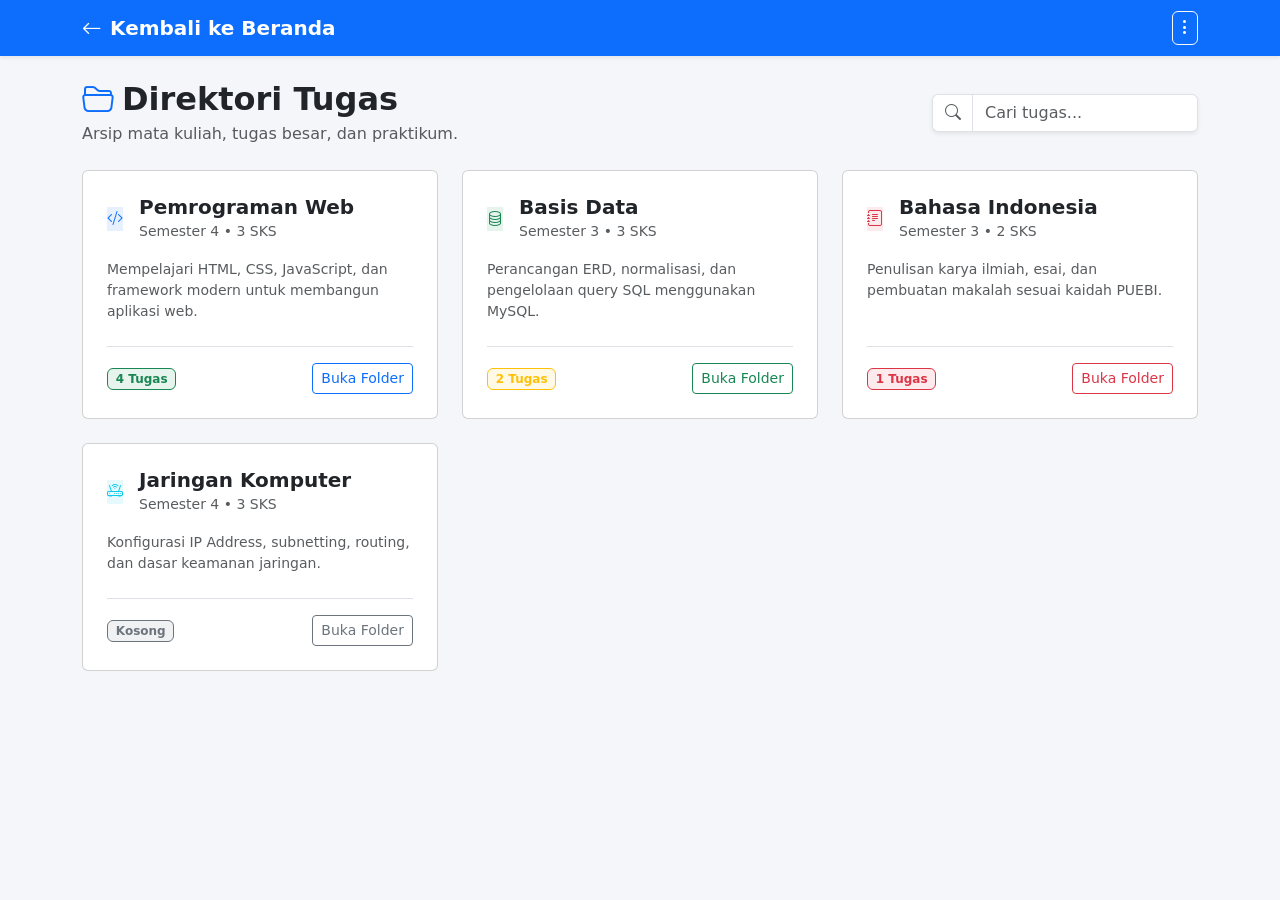
<file: directory/index.html>
<!doctype html>
<html lang="id">
  <head>
    <meta charset="UTF-8" />
    <meta name="viewport" content="width=device-width, initial-scale=1.0" />
    <title>Direktori Tugas - PamungkasHub</title>

    <!-- Bootstrap 5 CSS -->
    <link
      href="https://cdn.jsdelivr.net/npm/bootstrap@5.3.2/dist/css/bootstrap.min.css"
      rel="stylesheet"
    />
    <!-- Bootstrap Icons -->
    <link
      rel="stylesheet"
      href="https://cdn.jsdelivr.net/npm/bootstrap-icons@1.11.3/font/bootstrap-icons.min.css"
    />

    <!-- link style custom -->
    <link rel="stylesheet" href="directory.css" />

    <style>
      body {
        background-color: #f4f6f9;
      }

      .list-group-item {
        transition:
          background-color 0.2s ease,
          transform 0.2s ease;
      }
      .list-group-item:hover {
        background-color: #f8f9fa;
        transform: translateX(5px);
      }
      .file-icon {
        font-size: 1.5rem;
      }
    </style>
  </head>
  <body>
    <!-- Navbar -->
    <nav class="navbar navbar-expand-lg navbar-dark bg-primary mb-4 shadow-sm">
      <div class="container">
        <!-- Tombol Kembali (Sesuaikan path-nya dengan struktur foldermu) -->
        <a class="navbar-brand fw-bold" href="../../index.html">
          <i class="bi bi-arrow-left me-2"></i>Kembali ke Beranda
        </a>

        <button
          type="button"
          class="btn btn-outline-light p-1 shadow-none"
          data-bs-toggle="popover"
          data-bs-placement="bottom"
          data-bs-custom-class="custom-popover"
          data-bs-title="Menu Cepat"
          data-bs-html="true"
          data-bs-content="
    <ul class='list-unstyled mb-0'>
      <li><a href='cv/index.html' class='text-decoration-none d-block py-1'>CV & Transkrip</a></li>
      <li><a href='#' class='text-decoration-none d-block py-1'>Pengaturan</a></li>
    </ul>
  "
        >
          <i class="bi bi-three-dots-vertical"></i>
        </button>
      </div>
    </nav>

    <!-- Konten Utama -->
    <main class="container">
      <div
        class="d-flex justify-content-between align-items-center mb-4 flex-column flex-md-row gap-3 align-items-md-center"
      >
        <div>
          <h2 class="fw-bold mb-1">
            <i class="bi bi-folder2-open text-primary me-2"></i>Direktori Tugas
          </h2>
          <p class="text-muted mb-0">
            Arsip mata kuliah, tugas besar, dan praktikum.
          </p>
        </div>
        <div
          class="mt-3 mt-md-0 d-flex justify-content-center justify-content-md-end"
        >
          <div
            class="input-group shadow-sm rounded"
            style="max-width: 350px; width: 100%"
          >
            <span class="input-group-text bg-white border-end-0">
              <i class="bi bi-search text-muted"></i>
            </span>
            <input
              type="search"
              class="form-control"
              placeholder="Cari tugas..."
              aria-label="Search"
              id="searchInput"
            />
          </div>
        </div>
      </div>

      <!-- Grid Mata Kuliah -->
      <div class="row g-4 mb-5">
        <!-- Mata Kuliah 1: Pemrograman Web -->
        <div class="col-12 col-md-6 col-lg-4">
          <div class="card card-matkul h-100 bg-white">
            <div class="card-body p-4 d-flex flex-column">
              <div class="d-flex align-items-center mb-3">
                <div
                  class="icon-matkul bg-primary bg-opacity-10 text-primary me-3"
                >
                  <i class="bi bi-code-slash"></i>
                </div>
                <div>
                  <h5 class="fw-bold mb-0 text-dark">Pemrograman Web</h5>
                  <small class="text-muted">Semester 4 • 3 SKS</small>
                </div>
              </div>
              <p class="text-muted small mb-4 flex-grow-1">
                Mempelajari HTML, CSS, JavaScript, dan framework modern untuk
                membangun aplikasi web.
              </p>
              <div
                class="d-flex justify-content-between align-items-center mt-auto border-top pt-3"
              >
                <span
                  class="badge bg-success bg-opacity-10 text-success border border-success"
                  >4 Tugas</span
                >
                <a
                  href="#"
                  class="btn btn-sm btn-outline-primary stretched-link"
                  >Buka Folder</a
                >
              </div>
            </div>
          </div>
        </div>

        <!-- Mata Kuliah 2: Basis Data -->
        <div class="col-12 col-md-6 col-lg-4">
          <div class="card card-matkul h-100 bg-white">
            <div class="card-body p-4 d-flex flex-column">
              <div class="d-flex align-items-center mb-3">
                <div
                  class="icon-matkul bg-success bg-opacity-10 text-success me-3"
                >
                  <i class="bi bi-database"></i>
                </div>
                <div>
                  <h5 class="fw-bold mb-0 text-dark">Basis Data</h5>
                  <small class="text-muted">Semester 3 • 3 SKS</small>
                </div>
              </div>
              <p class="text-muted small mb-4 flex-grow-1">
                Perancangan ERD, normalisasi, dan pengelolaan query SQL
                menggunakan MySQL.
              </p>
              <div
                class="d-flex justify-content-between align-items-center mt-auto border-top pt-3"
              >
                <span
                  class="badge bg-warning bg-opacity-10 text-warning border border-warning"
                  >2 Tugas</span
                >
                <a
                  href="#"
                  class="btn btn-sm btn-outline-success stretched-link"
                  >Buka Folder</a
                >
              </div>
            </div>
          </div>
        </div>

        <!-- Mata Kuliah 3: Bahasa Indonesia -->
        <div class="col-12 col-md-6 col-lg-4">
          <div class="card card-matkul h-100 bg-white">
            <div class="card-body p-4 d-flex flex-column">
              <div class="d-flex align-items-center mb-3">
                <div
                  class="icon-matkul bg-danger bg-opacity-10 text-danger me-3"
                >
                  <i class="bi bi-journal-text"></i>
                </div>
                <div>
                  <h5 class="fw-bold mb-0 text-dark">Bahasa Indonesia</h5>
                  <small class="text-muted">Semester 3 • 2 SKS</small>
                </div>
              </div>
              <p class="text-muted small mb-4 flex-grow-1">
                Penulisan karya ilmiah, esai, dan pembuatan makalah sesuai
                kaidah PUEBI.
              </p>
              <div
                class="d-flex justify-content-between align-items-center mt-auto border-top pt-3"
              >
                <span
                  class="badge bg-danger bg-opacity-10 text-danger border border-danger"
                  >1 Tugas</span
                >
                <a
                  href="/directory/matakuliah/indonesia.html"
                  class="btn btn-sm btn-outline-danger stretched-link"
                  >Buka Folder</a
                >
              </div>
            </div>
          </div>
        </div>

        <!-- Mata Kuliah 4: Jaringan Komputer -->
        <div class="col-12 col-md-6 col-lg-4">
          <div class="card card-matkul h-100 bg-white">
            <div class="card-body p-4 d-flex flex-column">
              <div class="d-flex align-items-center mb-3">
                <div class="icon-matkul bg-info bg-opacity-10 text-info me-3">
                  <i class="bi bi-router"></i>
                </div>
                <div>
                  <h5 class="fw-bold mb-0 text-dark">Jaringan Komputer</h5>
                  <small class="text-muted">Semester 4 • 3 SKS</small>
                </div>
              </div>
              <p class="text-muted small mb-4 flex-grow-1">
                Konfigurasi IP Address, subnetting, routing, dan dasar keamanan
                jaringan.
              </p>
              <div
                class="d-flex justify-content-between align-items-center mt-auto border-top pt-3"
              >
                <span
                  class="badge bg-secondary bg-opacity-10 text-secondary border border-secondary"
                  >Kosong</span
                >
                <a
                  href="#"
                  class="btn btn-sm btn-outline-secondary stretched-link"
                  >Buka Folder</a
                >
              </div>
            </div>
          </div>
        </div>
      </div>
    </main>

    <!-- Bootstrap 5 JS Bundle -->
    <script src="https://cdn.jsdelivr.net/npm/bootstrap@5.3.2/dist/js/bootstrap.bundle.min.js"></script>

    <!-- Custom JS -->
    <script src="directory.js"></script>
  </body>
</html>
</file>
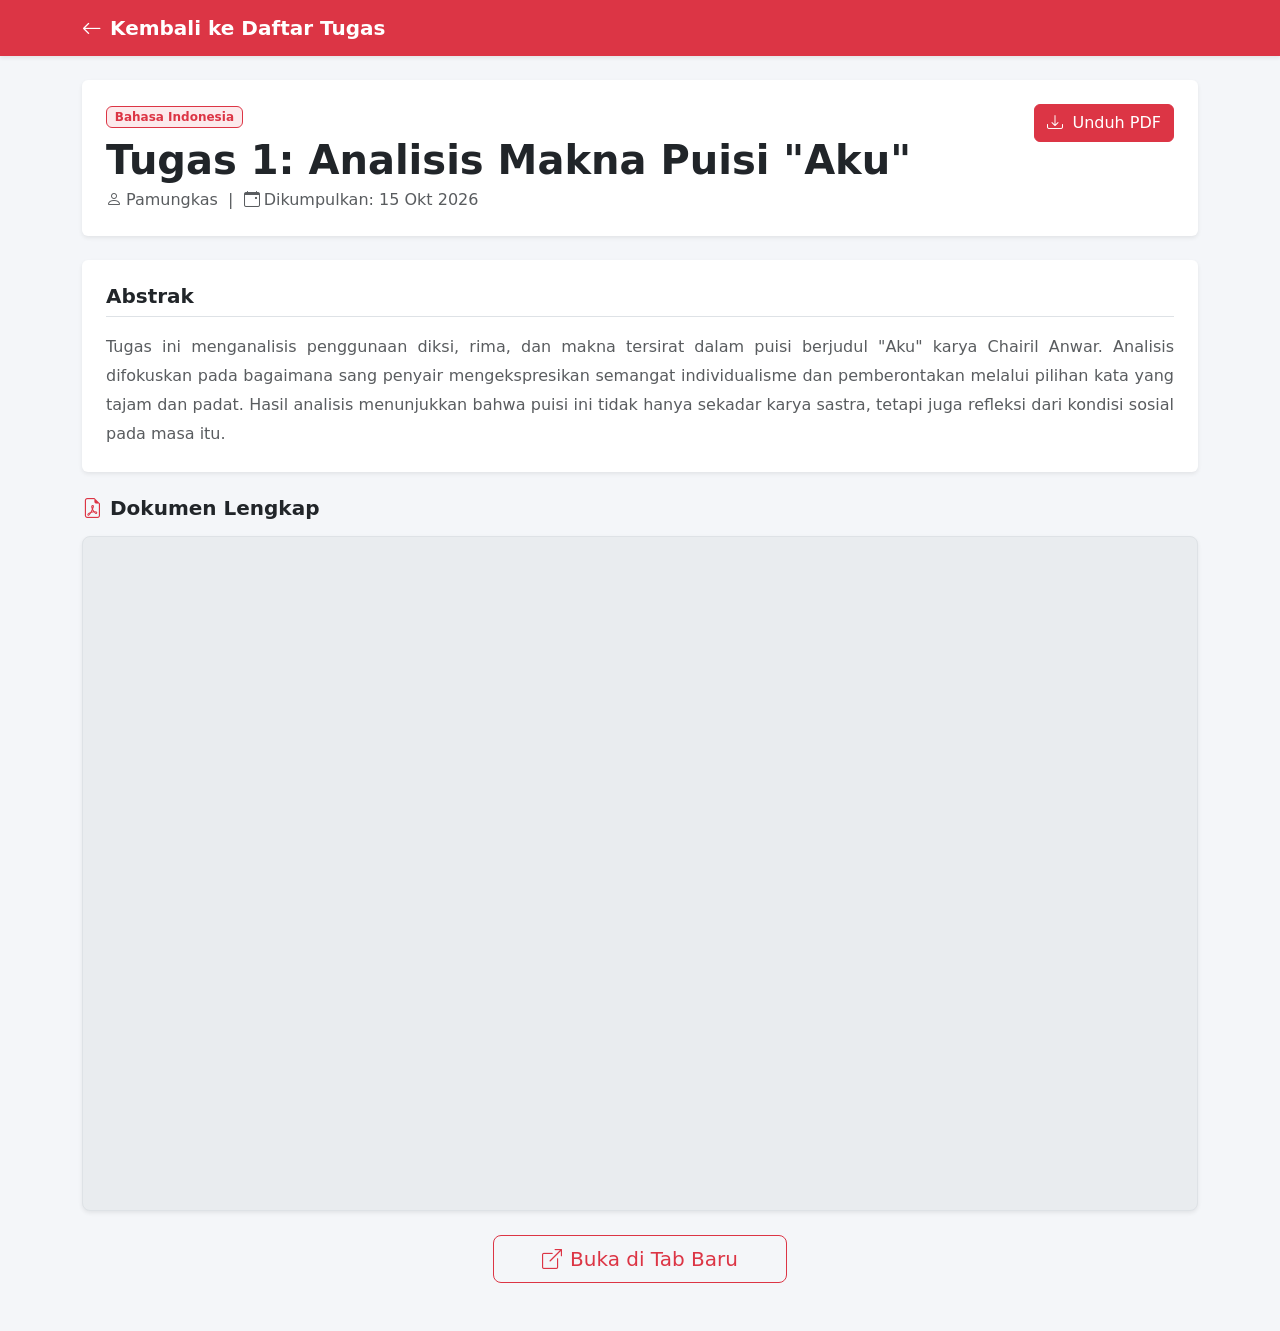
<file: directory/matakuliah/indonesia.html>
<!doctype html>
<html lang="id">
  <head>
    <meta charset="UTF-8" />
    <meta name="viewport" content="width=device-width, initial-scale=1.0" />
    <title>Analisis Puisi - Tugas Bahasa Indonesia</title>

    <!-- Bootstrap 5 CSS -->
    <link
      href="https://cdn.jsdelivr.net/npm/bootstrap@5.3.2/dist/css/bootstrap.min.css"
      rel="stylesheet"
    />
    <!-- Bootstrap Icons -->
    <link
      rel="stylesheet"
      href="https://cdn.jsdelivr.net/npm/bootstrap-icons@1.11.3/font/bootstrap-icons.min.css"
    />

    <style>
      body {
        background-color: #f4f6f9;
      }

      /* Membuat iframe PDF responsif */
      .pdf-container {
        position: relative;
        width: 100%;
        height: 75vh; /* 75% dari tinggi layar */
        border-radius: 8px;
        overflow: hidden;
        border: 1px solid #dee2e6;
        background-color: #e9ecef;
      }

      .pdf-container iframe {
        position: absolute;
        top: 0;
        left: 0;
        width: 100%;
        height: 100%;
        border: none;
      }
    </style>
  </head>
  <body>
    <!-- Navbar -->
    <nav class="navbar navbar-expand-lg navbar-dark bg-danger mb-4 shadow-sm">
      <div class="container">
        <!-- Kembali ke halaman daftar tugas -->
        <a class="navbar-brand fw-bold" href="../index.html">
          <i class="bi bi-arrow-left me-2"></i>Kembali ke Daftar Tugas
        </a>
      </div>
    </nav>

    <!-- Konten Utama -->
    <main class="container mb-5">
      <!-- Header Tugas -->
      <div class="card shadow-sm border-0 mb-4">
        <div class="card-body p-4">
          <div
            class="d-flex justify-content-between align-items-start flex-wrap gap-3"
          >
            <div>
              <span
                class="badge bg-danger bg-opacity-10 text-danger border border-danger mb-2"
                >Bahasa Indonesia</span
              >
              <h1 class="fw-bold mb-1">Tugas 1: Analisis Makna Puisi "Aku"</h1>
              <p class="text-muted mb-0">
                <i class="bi bi-person me-1"></i>Pamungkas &nbsp;|&nbsp;
                <i class="bi bi-calendar-event me-1"></i>Dikumpulkan: 15 Okt
                2026
              </p>
            </div>
            <!-- Tombol Download -->
            <a href="tugas-bindo.pdf" class="btn btn-danger" download>
              <i class="bi bi-download me-1"></i> Unduh PDF
            </a>
          </div>
        </div>
      </div>

      <!-- Abstrak / Pendahuluan -->
      <div class="card shadow-sm border-0 mb-4">
        <div class="card-body p-4">
          <h5 class="fw-bold border-bottom pb-2 mb-3">Abstrak</h5>
          <p
            class="text-muted mb-0"
            style="line-height: 1.8; text-align: justify"
          >
            Tugas ini menganalisis penggunaan diksi, rima, dan makna tersirat
            dalam puisi berjudul "Aku" karya Chairil Anwar. Analisis difokuskan
            pada bagaimana sang penyair mengekspresikan semangat individualisme
            dan pemberontakan melalui pilihan kata yang tajam dan padat. Hasil
            analisis menunjukkan bahwa puisi ini tidak hanya sekadar karya
            sastra, tetapi juga refleksi dari kondisi sosial pada masa itu.
          </p>
        </div>
      </div>

      <!-- Embed PDF / Google Docs -->
      <h5 class="fw-bold mb-3">
        <i class="bi bi-file-earmark-pdf text-danger me-2"></i>Dokumen Lengkap
      </h5>

      <div class="pdf-container mb-4 shadow-sm">
        <!-- 
        CARA PASANG:
        1. Jika pakai file lokal (satu folder): ganti src dengan "tugas-bindo.pdf"
        2. Jika pakai Google Drive: ganti src dengan link /preview 
           contoh: src="https://drive.google.com/file/d/1ABC123xyz/preview"
      -->
        <iframe
          src="https://docs.google.com/document/d/1ksL2c050Mkgr52n7iTpoWZvPgDYZ_625hgXsR1hfoaI/preview"
          allow="autoplay"
        ></iframe>
      </div>

      <!-- Tombol Download di Bawah -->
      <div class="text-center">
        <a
          href="https://docs.google.com/document/d/1ksL2c050Mkgr52n7iTpoWZvPgDYZ_625hgXsR1hfoaI/view"
          target="_blank"
          class="btn btn-outline-danger btn-lg px-5"
        >
          <i class="bi bi-box-arrow-up-right me-2"></i>Buka di Tab Baru
        </a>
      </div>
    </main>

    <!-- Bootstrap 5 JS Bundle -->
    <script src="https://cdn.jsdelivr.net/npm/bootstrap@5.3.2/dist/js/bootstrap.bundle.min.js"></script>
  </body>
</html>
</file>
<file: directory/directory.css>
* {
  margin: 0;
  padding: 0;
  box-sizing: border-box;
}
</file>
